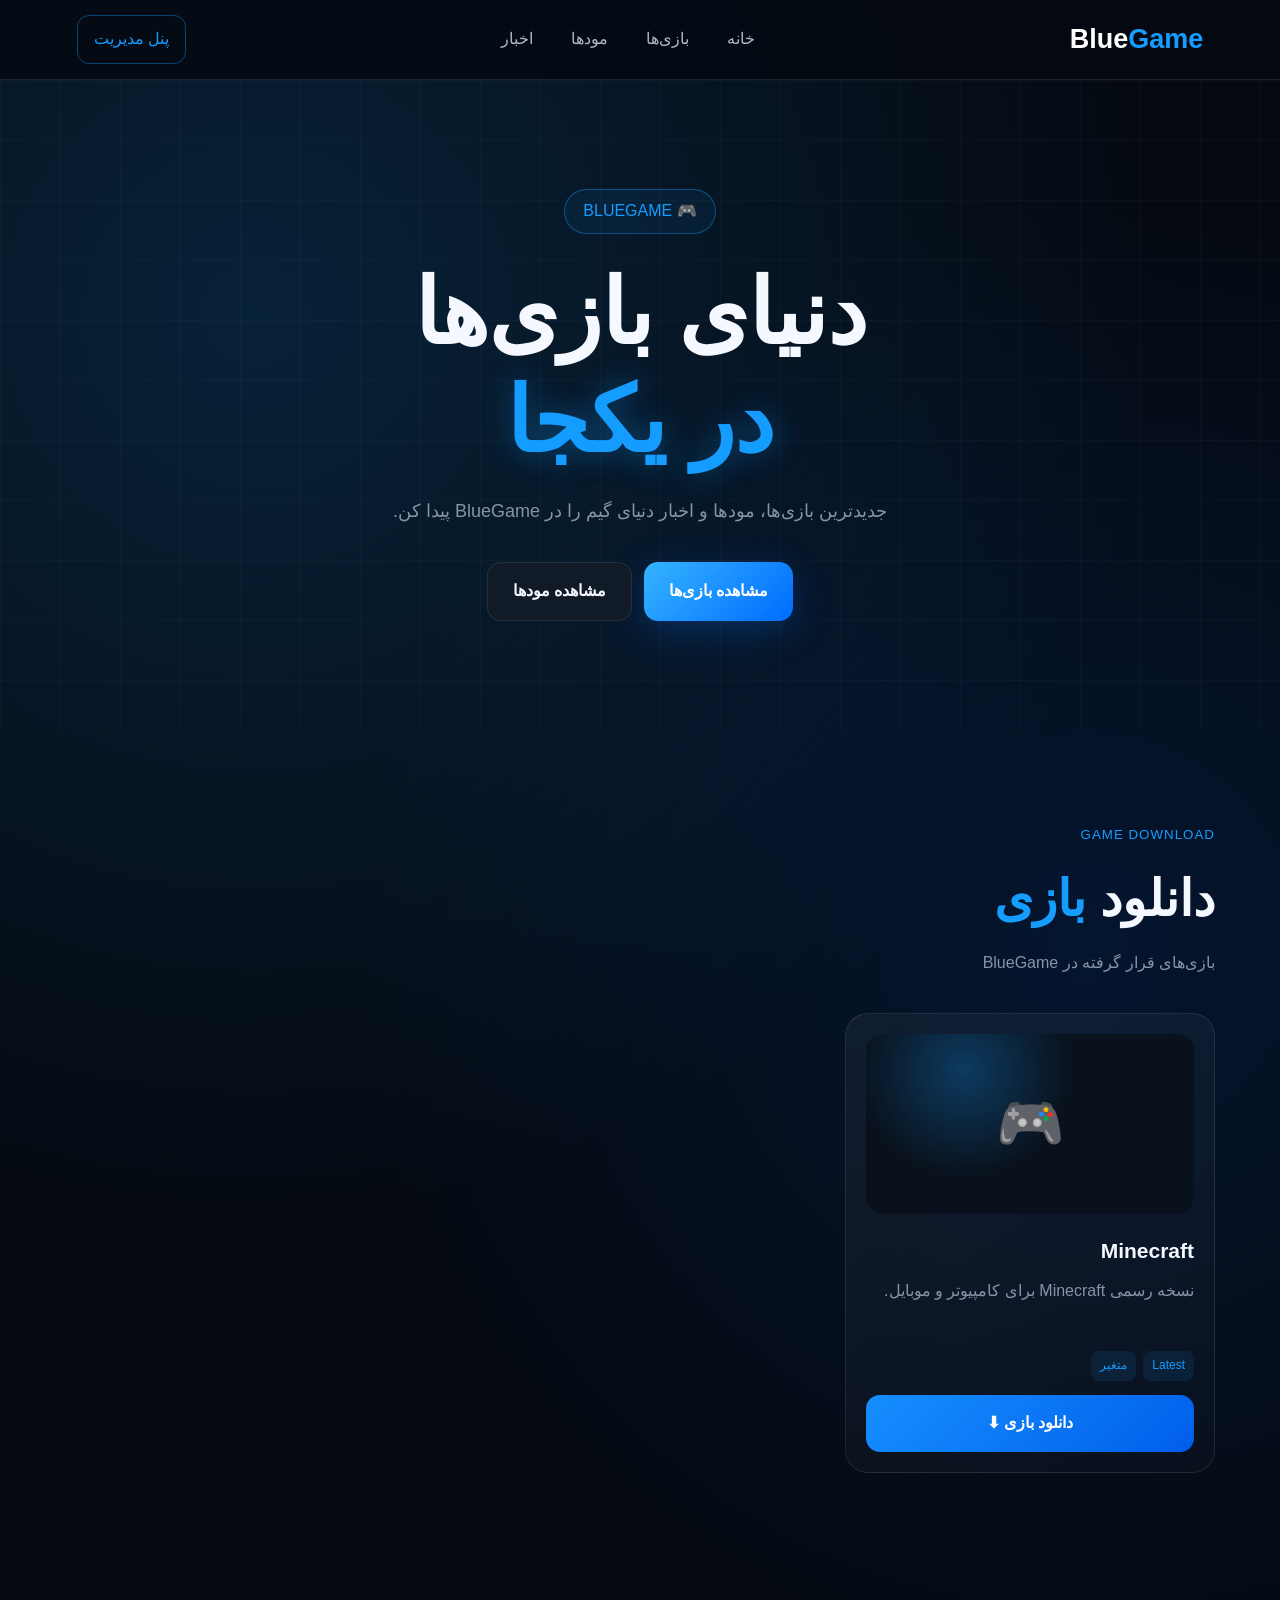
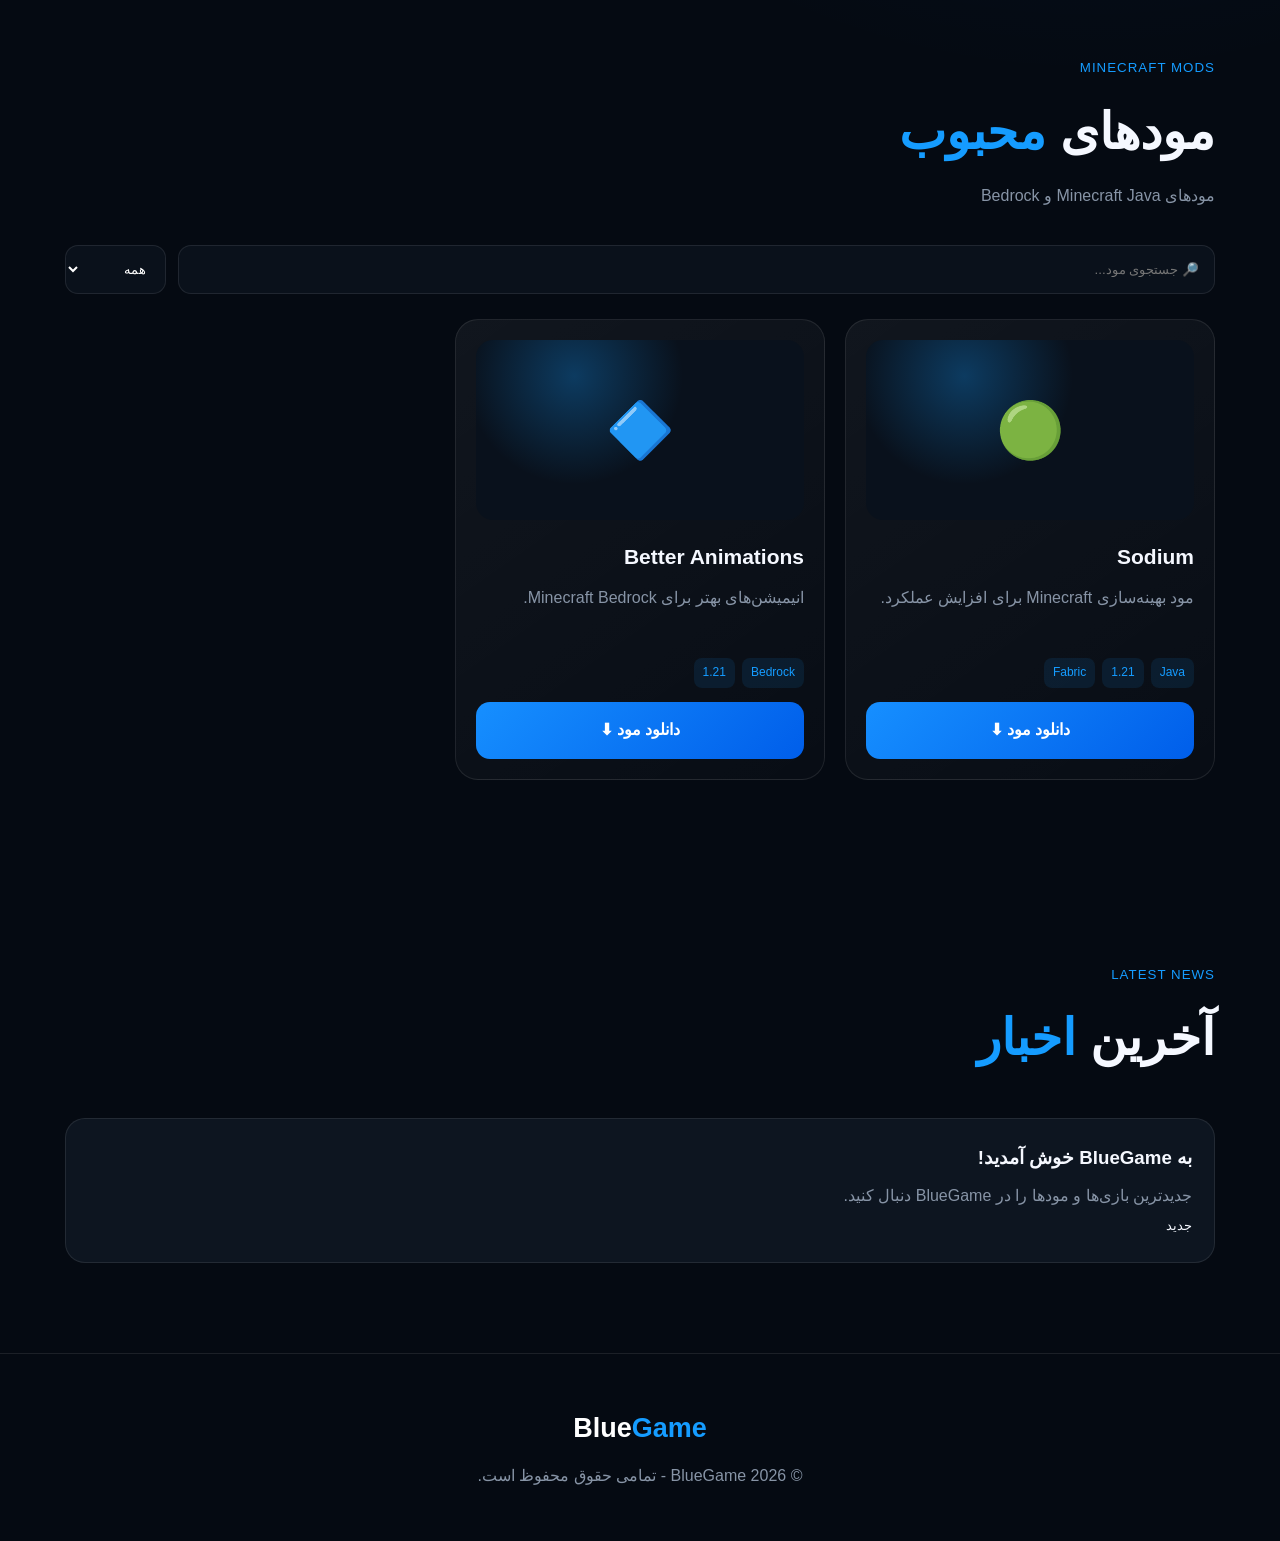
<file: index.html>
<!DOCTYPE html>
<html lang="fa" dir="rtl">
<head>
  <meta charset="UTF-8">
  <meta name="viewport" content="width=device-width, initial-scale=1.0">
  <title>BlueGame | دانلود بازی و مود</title>
  <link rel="stylesheet" href="style.css">
</head>

<body>

<header>
  <div class="logo">
    <span>Blue</span>Game
  </div>

  <nav>
    <a href="#home">خانه</a>
    <a href="#games">بازی‌ها</a>
    <a href="#mods">مودها</a>
    <a href="#news">اخبار</a>
  </nav>

  <a href="admin.html" class="admin-btn">پنل مدیریت</a>
</header>

<main>

<section class="hero" id="home">
  <div class="hero-content">

    <div class="badge">🎮 BLUEGAME</div>

    <h1>
      دنیای بازی‌ها
      <span>در یکجا</span>
    </h1>

    <p>
      جدیدترین بازی‌ها، مودها و اخبار دنیای گیم
      را در BlueGame پیدا کن.
    </p>

    <div class="hero-buttons">
      <a href="#games" class="btn blue">مشاهده بازی‌ها</a>
      <a href="#mods" class="btn dark">مشاهده مودها</a>
    </div>

  </div>
</section>


<section class="section" id="games">

  <div class="section-title">
    <small>GAME DOWNLOAD</small>
    <h2>دانلود <span>بازی</span></h2>
    <p>بازی‌های قرار گرفته در BlueGame</p>
  </div>

  <div id="gameList" class="cards"></div>

</section>


<section class="section" id="mods">

  <div class="section-title">
    <small>MINECRAFT MODS</small>
    <h2>مودهای <span>محبوب</span></h2>
    <p>مودهای Minecraft Java و Bedrock</p>
  </div>

  <div class="filters">

    <input
      type="text"
      id="search"
      placeholder="🔎 جستجوی مود..."
    >

    <select id="modType">
      <option value="all">همه</option>
      <option value="java">Java</option>
      <option value="bedrock">Bedrock</option>
    </select>

  </div>

  <div id="modList" class="cards"></div>

</section>


<section class="section" id="news">

  <div class="section-title">
    <small>LATEST NEWS</small>
    <h2>آخرین <span>اخبار</span></h2>
  </div>

  <div id="newsList" class="news-list"></div>

</section>

</main>


<footer>

  <div class="logo">
    <span>Blue</span>Game
  </div>

  <p>
    © 2026 BlueGame - تمامی حقوق محفوظ است.
  </p>

</footer>


<script src="app.js"></script>

</body>
</html>
</file>
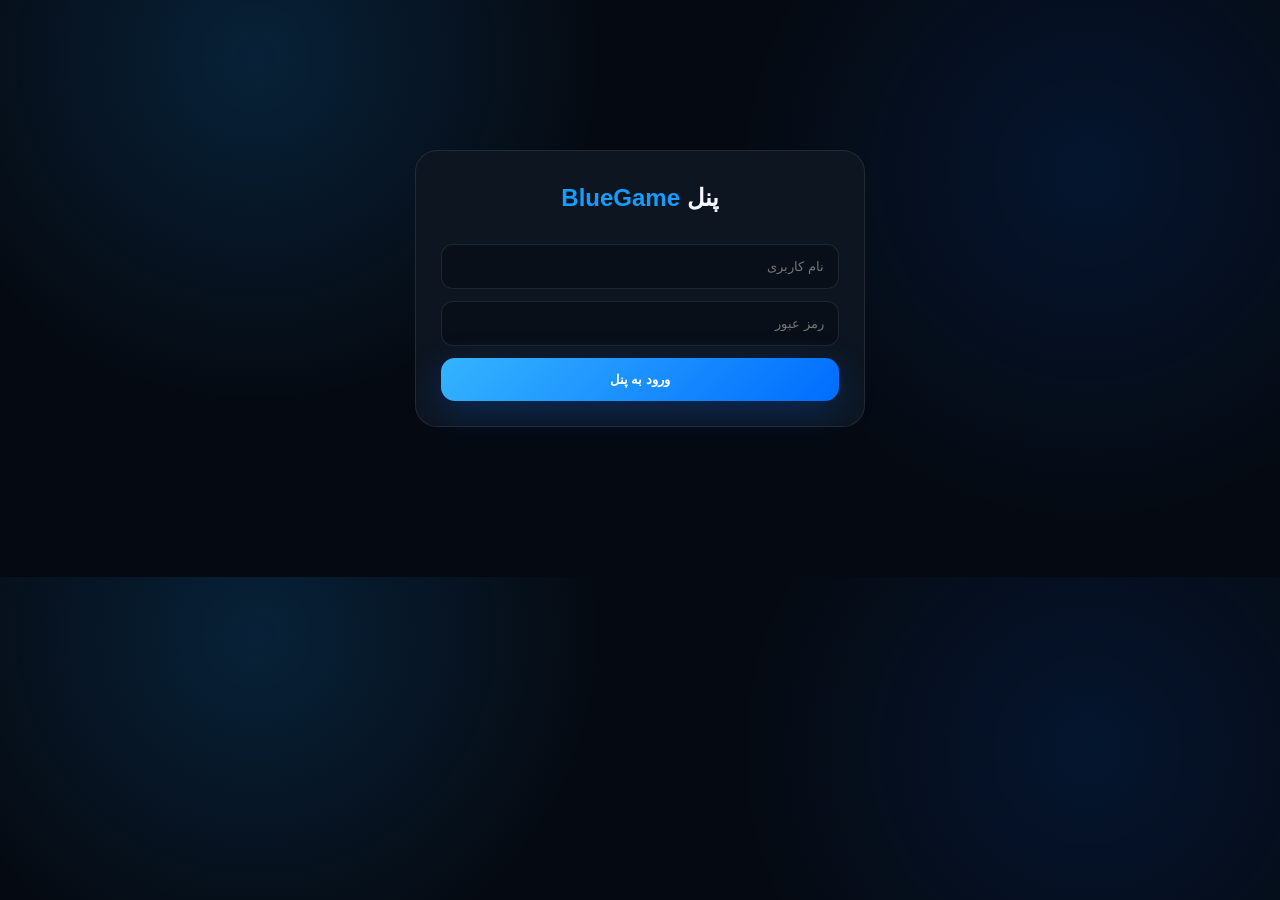
<file: admin.html>
<!DOCTYPE html>
<html lang="fa" dir="rtl">

<head>
  <meta charset="UTF-8">
  <meta name="viewport" content="width=device-width, initial-scale=1.0">

  <title>BlueGame | پنل مدیریت</title>

  <link rel="stylesheet" href="style.css">

  <style>

    .admin-page {
      max-width: 1200px;
      margin: auto;
      padding: 50px 20px;
    }

    .admin-header {
      display: flex;
      justify-content: space-between;
      align-items: center;
      gap: 20px;
      margin-bottom: 35px;
      flex-wrap: wrap;
    }

    .admin-header h1 {
      font-size: 40px;
    }

    .admin-header h1 span {
      color: var(--blue);
    }

    .admin-box {
      background: var(--card);
      border: 1px solid var(--border);
      border-radius: 22px;
      padding: 25px;
      margin-bottom: 25px;
    }

    .admin-box h2 {
      margin-bottom: 20px;
    }

    .admin-form {
      display: grid;
      gap: 12px;
    }

    .admin-form input,
    .admin-form textarea,
    .admin-form select {
      width: 100%;
      padding: 14px;
      border-radius: 12px;
      border: 1px solid var(--border);
      background: #080f18;
      color: white;
      outline: none;
      font-family: inherit;
    }

    .admin-form textarea {
      min-height: 100px;
      resize: vertical;
    }

    .admin-form button {
      border: none;
      cursor: pointer;
      font-family: inherit;
    }

    .admin-items {
      display: grid;
      gap: 12px;
      margin-top: 20px;
    }

    .admin-item {
      display: flex;
      justify-content: space-between;
      align-items: center;
      gap: 15px;
      padding: 16px;
      border-radius: 15px;
      background: #080f18;
      border: 1px solid var(--border);
    }

    .admin-item-info h3 {
      margin-bottom: 4px;
    }

    .admin-item-info p {
      color: var(--muted);
      font-size: 14px;
    }

    .delete-btn {
      background: #e53935;
      color: white;
      border: none;
      padding: 9px 14px;
      border-radius: 10px;
      cursor: pointer;
      font-family: inherit;
    }

    .logout-btn {
      background: #111b28;
      color: white;
      border: 1px solid var(--border);
      padding: 10px 16px;
      border-radius: 12px;
      cursor: pointer;
      font-family: inherit;
    }

    .back-btn {
      display: inline-block;
      color: var(--blue);
      margin-bottom: 25px;
    }

    .hidden {
      display: none !important;
    }

    .login-box {
      max-width: 450px;
      margin: 100px auto;
    }

    .login-box h1 {
      text-align: center;
      margin-bottom: 25px;
    }

    .login-box h1 span {
      color: var(--blue);
    }

    .message {
      padding: 12px;
      border-radius: 10px;
      margin-top: 10px;
      display: none;
    }

    .message.success {
      display: block;
      background: rgba(46, 204, 113, .1);
      color: #2ecc71;
    }

    .message.error {
      display: block;
      background: rgba(231, 76, 60, .1);
      color: #ff6b5f;
    }

    @media (max-width: 700px) {

      .admin-header h1 {
        font-size: 30px;
      }

      .admin-item {
        flex-direction: column;
        align-items: stretch;
      }

    }

  </style>

</head>


<body>


<!-- LOGIN -->

<section id="loginSection" class="admin-page">

  <div class="admin-box login-box">

    <h1>
      پنل <span>BlueGame</span>
    </h1>

    <form id="loginForm" class="admin-form">

      <input
        type="text"
        id="username"
        placeholder="نام کاربری"
        required
      >

      <input
        type="password"
        id="password"
        placeholder="رمز عبور"
        required
      >

      <button
        type="submit"
        class="btn blue"
      >
        ورود به پنل
      </button>

    </form>

    <div id="loginMessage" class="message"></div>

  </div>

</section>



<!-- ADMIN PANEL -->

<section id="adminSection" class="admin-page hidden">

  <div class="admin-header">

    <div>

      <a
        href="index.html"
        class="back-btn"
      >
        ← بازگشت به سایت
      </a>

      <h1>
        پنل <span>مدیریت</span></h1>

    </div>


    <button
      id="logoutBtn"
      class="logout-btn"
    >
      خروج
    </button>

  </div>



  <!-- ADD GAME -->

  <div class="admin-box">

    <h2>🎮 افزودن بازی</h2>

    <form id="gameForm" class="admin-form">

      <input
        type="text"
        id="gameTitle"
        placeholder="نام بازی"
        required
      >

      <textarea
        id="gameDescription"
        placeholder="توضیحات بازی"
        required
      ></textarea>

      <input
        type="text"
        id="gameVersion"
        placeholder="نسخه"
      >

      <input
        type="text"
        id="gameSize"
        placeholder="حجم بازی"
      >

      <input
        type="url"
        id="gameImage"
        placeholder="لینک تصویر بازی (اختیاری)"
      >

      <input
        type="url"
        id="gameDownload"
        placeholder="لینک دانلود"
        required
      >

      <button
        type="submit"
        class="btn blue"
      >
        + افزودن بازی
      </button>

    </form>

    <div id="gamesAdminList" class="admin-items"></div>

  </div>



  <!-- ADD MOD -->

  <div class="admin-box">

    <h2>🧩 افزودن مود</h2>

    <form id="modForm" class="admin-form">

      <input
        type="text"
        id="modTitle"
        placeholder="نام مود"
        required
      >

      <textarea
        id="modDescription"
        placeholder="توضیحات مود"
        required
      ></textarea>

      <select id="modType">

        <option value="java">
          Minecraft Java
        </option>

        <option value="bedrock">
          Minecraft Bedrock
        </option>

      </select>

      <input
        type="text"
        id="modVersion"
        placeholder="نسخه Minecraft"
      >

      <input
        type="text"
        id="modLoader"
        placeholder="Loader مثل Fabric یا Forge"
      >

      <input
        type="url"
        id="modImage"
        placeholder="لینک تصویر مود (اختیاری)"
      >

      <input
        type="url"
        id="modDownload"
        placeholder="لینک دانلود مود"
        required
      >

      <button
        type="submit"
        class="btn blue"
      >
        + افزودن مود
      </button>

    </form>

    <div id="modsAdminList" class="admin-items"></div>

  </div>



  <!-- ADD NEWS -->

  <div class="admin-box">

    <h2>📰 افزودن خبر</h2>

    <form id="newsForm" class="admin-form">

      <input
        type="text"
        id="newsTitle"
        placeholder="عنوان خبر"
        required
      >

      <textarea
        id="newsDescription"
        placeholder="متن خبر"
        required
      ></textarea>

      <input
        type="text"
        id="newsDate"
        placeholder="تاریخ یا زمان انتشار"
      >

      <button
        type="submit"
        class="btn blue"
      >
        + انتشار خبر
      </button>

    </form>

    <div id="newsAdminList" class="admin-items"></div>

  </div>

</section>



<script src="admin.js"></script>

</body>

</html>
</file>
<file: style.css>
* {
  box-sizing: border-box;
  margin: 0;
  padding: 0;
}

:root {
  --blue: #159cff;
  --blue2: #0066ff;
  --bg: #050a12;
  --card: #0d1520;
  --text: #f5f8ff;
  --muted: #8794a6;
  --border: rgba(255,255,255,.09);
}

html {
  scroll-behavior: smooth;
}

body {
  font-family: Tahoma, Arial, sans-serif;
  background:
    radial-gradient(circle at 20% 10%, rgba(21,156,255,.16), transparent 30%),
    radial-gradient(circle at 85% 30%, rgba(0,102,255,.12), transparent 30%),
    var(--bg);
  color: var(--text);
  line-height: 1.8;
}

a {
  color: inherit;
  text-decoration: none;
}

header {
  height: 80px;
  padding: 0 6%;
  display: flex;
  align-items: center;
  gap: 30px;
  position: sticky;
  top: 0;
  z-index: 100;
  background: rgba(5,10,18,.88);
  backdrop-filter: blur(15px);
  border-bottom: 1px solid var(--border);
}

.logo {
  font-size: 27px;
  font-weight: 900;
  white-space: nowrap;
}

.logo span {
  color: white;
}

.logo {
  color: var(--blue);
}

nav {
  display: flex;
  justify-content: center;
  gap: 8px;
  flex: 1;
}

nav a {
  color: #aeb9c8;
  padding: 9px 15px;
  border-radius: 12px;
  transition: .2s;
}

nav a:hover {
  color: var(--blue);
  background: rgba(21,156,255,.1);
}

.admin-btn {
  border: 1px solid rgba(21,156,255,.4);
  padding: 9px 16px;
  border-radius: 12px;
  color: var(--blue);
}

.hero {
  min-height: 650px;
  display: flex;
  align-items: center;
  justify-content: center;
  text-align: center;
  padding: 80px 20px;

  background-image:
    linear-gradient(rgba(255,255,255,.025) 1px, transparent 1px),
    linear-gradient(90deg, rgba(255,255,255,.025) 1px, transparent 1px);

  background-size: 60px 60px;
}

.hero-content {
  max-width: 850px;
}

.badge {
  display: inline-block;
  padding: 7px 18px;
  border-radius: 50px;
  color: var(--blue);
  border: 1px solid rgba(21,156,255,.4);
  background: rgba(21,156,255,.07);
  margin-bottom: 25px;
}

.hero h1 {
  font-size: clamp(50px, 8vw, 90px);
  line-height: 1.2;
  margin-bottom: 20px;
}

.hero h1 span {
  color: var(--blue);
  text-shadow: 0 0 30px rgba(21,156,255,.4);
  display: block;
}

.hero p {
  color: var(--muted);
  font-size: 18px;
  max-width: 700px;
  margin: auto;
}

.hero-buttons {
  margin-top: 35px;
  display: flex;
  justify-content: center;
  gap: 12px;
}

.btn {
  display: inline-flex;
  justify-content: center;
  align-items: center;
  padding: 14px 25px;
  border-radius: 14px;
  font-weight: bold;
  transition: .2s;
}

.btn:hover {
  transform: translateY(-2px);
}

.btn.blue {
  background: linear-gradient(135deg, #35b4ff, #006cff);
  color: white;
  box-shadow: 0 10px 35px rgba(0,110,255,.25);
}

.btn.dark {
  background: #111b28;
  border: 1px solid var(--border);
}

.section {
  max-width: 1200px;
  margin: auto;
  padding: 90px 25px;
}

.section-title {
  margin-bottom: 35px;
}

.section-title small {
  color: var(--blue);
  letter-spacing: 1px;
}

.section-title h2 {
  font-size: 50px;
  margin: 5px 0;
}

.section-title h2 span {
  color: var(--blue);
}

.section-title p {
  color: var(--muted);
}

.filters {
  display: flex;
  gap: 12px;
  margin-bottom: 25px;
}

.filters input,
.filters select {
  background: #0a111b;
  color: white;
  border: 1px solid var(--border);
  padding: 15px;
  border-radius: 13px;
  outline: none;
}

.filters input {
  flex: 1;
}

.cards {
  display: grid;
  grid-template-columns: repeat(3, 1fr);
  gap: 20px;
}

.card {
  background: linear-gradient(
    145deg,
    rgba(255,255,255,.05),
    rgba(255,255,255,.015)
  );

  border: 1px solid var(--border);
  border-radius: 23px;
  padding: 20px;
  overflow: hidden;
  transition: .25s;
}

.card:hover {
  transform: translateY(-5px);
  border-color: rgba(21,156,255,.35);
}

.card-image {
  height: 180px;
  border-radius: 17px;
  margin-bottom: 18px;

  display: flex;
  align-items: center;
  justify-content: center;

  font-size: 55px;

  background:
    radial-gradient(circle at 30% 20%, rgba(21,156,255,.3), transparent 40%),
    #09111c;
}

.card-image img {
  width: 100%;
  height: 100%;
  object-fit: cover;
}

.card h3 {
  font-size: 21px;
  margin-bottom: 8px;
}

.card p {
  color: var(--muted);
  min-height: 60px;
}

.tags {
  display: flex;
  gap: 7px;
  flex-wrap: wrap;
  margin: 14px 0;
}

.tag {
  color: var(--blue);
  background: rgba(21,156,255,.1);
  padding: 4px 9px;
  border-radius: 8px;
  font-size: 12px;
}

.download {
  width: 100%;
  background: linear-gradient(135deg,#168fff,#005eea);
  color: white;
}

.news-list {
  display: grid;
  gap: 15px;
}

.news-card {
  padding: 22px;
  border-radius: 20px;
  background: var(--card);
  border: 1px solid var(--border);
}

.news-card h3 {
  margin-bottom: 7px;
}

.news-card p {
  color: var(--muted);
}

footer {
  padding: 50px 20px;
  text-align: center;
  border-top: 1px solid var(--border);
  color: var(--muted);
}

footer .logo {
  margin-bottom: 10px;
}

/* موبایل */

@media (max-width: 800px) {

  header {
    height: auto;
    padding: 15px;
    flex-wrap: wrap;
  }

  nav {
    order: 3;
    width: 100%;
    overflow-x: auto;
    justify-content: flex-start;
  }

  nav a {
    white-space: nowrap;
  }

  .hero {
    min-height: 560px;
  }

  .hero-buttons {
    flex-direction: column;
  }

  .section {
    padding: 60px 18px;
  }

  .section-title h2 {
    font-size: 38px;
  }

  .cards {
    grid-template-columns: 1fr;
  }

  .filters {
    flex-direction: column;
  }

  .admin-btn {
    margin-right: auto;
  }
}
</file>
